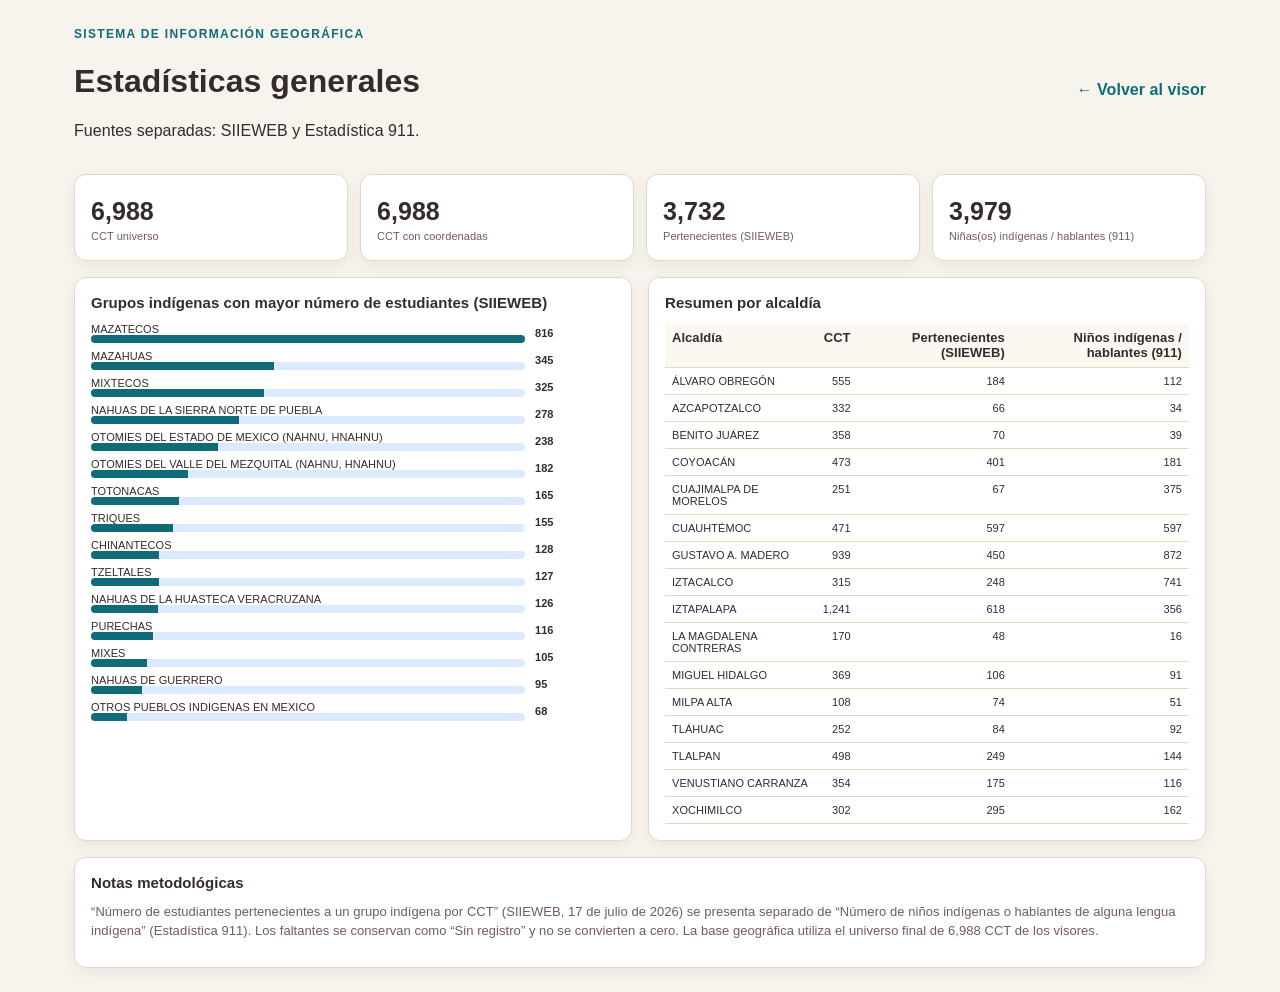
<file: estadisticas.html>
<!doctype html><html lang="es"><head><meta charset="utf-8"><meta name="viewport" content="width=device-width, initial-scale=1"><title>Estadísticas — población indígena en planteles</title><link rel="stylesheet" href="style.css?v=20261006-2"><style>
body{height:auto}.stats-wrap{max-width:1180px;margin:0 auto;padding:24px}.stats-head{display:flex;justify-content:space-between;align-items:center;gap:20px;margin-bottom:18px}.stats-head a{text-decoration:none;color:#0f6b78;font-weight:800}.stats-kpis{display:grid;grid-template-columns:repeat(4,1fr);gap:12px}.stats-kpis .card,.stats-card{background:var(--panel);border:1px solid var(--border);border-radius:12px;padding:16px;box-shadow:0 5px 15px rgba(15,23,42,.06)}.stats-kpis strong{font-size:25px;display:block;color:var(--accent2)}.stats-kpis span{font-size:11px;color:var(--muted)}.stats-grid{display:grid;grid-template-columns:1fr 1fr;gap:16px;margin-top:16px}.stats-card h2{font-size:15px;margin:0 0 12px}.bar-row{display:grid;grid-template-columns:1fr 80px;gap:10px;align-items:center;margin:7px 0;font-size:11px}.bar{height:8px;background:#dbeafe;border-radius:999px;overflow:hidden}.bar i{display:block;height:100%;background:#0f6b78}.table-wrap{overflow:auto}.stats-table{width:100%;border-collapse:collapse;font-size:11px}.stats-table th,.stats-table td{padding:7px;border-bottom:1px solid var(--border);text-align:right}.stats-table th:first-child,.stats-table td:first-child{text-align:left}@media(max-width:800px){.stats-kpis{grid-template-columns:1fr 1fr}.stats-grid{grid-template-columns:1fr}}
</style></head><body><div class="stats-wrap"><div class="stats-head"><div><span class="eyebrow" style="color:#0f6b78">Sistema de información geográfica</span><h1>Estadísticas generales</h1><p>Fuentes separadas: SIIEWEB y Estadística 911.</p></div><a href="index.html">← Volver al visor</a></div><div id="statsKpis" class="stats-kpis"></div><div class="stats-grid"><section class="stats-card"><h2>Grupos indígenas con mayor número de estudiantes (SIIEWEB)</h2><div id="topGroups"></div></section><section class="stats-card"><h2>Resumen por alcaldía</h2><div class="table-wrap"><table class="stats-table"><thead><tr><th>Alcaldía</th><th>CCT</th><th>Pertenecientes (SIIEWEB)</th><th>Niños indígenas / hablantes (911)</th></tr></thead><tbody id="alcTable"></tbody></table></div></section></div><section class="stats-card" style="margin-top:16px"><h2>Notas metodológicas</h2><p class="hint">“Número de estudiantes pertenecientes a un grupo indígena por CCT” (SIIEWEB, 17 de julio de 2026) se presenta separado de “Número de niños indígenas o hablantes de alguna lengua indígena” (Estadística 911). Los faltantes se conservan como “Sin registro” y no se convierten a cero. La base geográfica utiliza el universo final de 6,988 CCT de los visores.</p></section></div><script src="estadisticas.js?v=20261006-2"></script></body></html>
</file>
<file: style.css>
:root {
    --bg: #f7f4ed;
  --panel: #ffffff;
  --panel-soft: #fbf8f1;
  --text: #352a2c;
  --muted: #725b61;
  --border: #e5d8c3;
  --primary: #691c32;
  --primary-dark: #4e1728;
  --accent: #a57f2c;
  --shadow: 0 10px 28px rgba(68, 30, 37, .13);
}

body.dark-mode {
    --bg: #21191d;
  --panel: #2c2025;
  --panel-soft: #38272f;
  --text: #f9f2e8;
  --muted: #d8bfb6;
  --border: #67434c;
  --primary: #e6d194;
  --primary-dark: #c6aa62;
  --accent: #d2a960;
  --shadow: 0 12px 32px rgba(0, 0, 0, .38);
}

* { box-sizing: border-box; }

html, body { height: 100%; }

body {
  margin: 0;
  color: var(--text);
  background: var(--bg);
  font-family: Inter, "Segoe UI", Roboto, Arial, sans-serif;
  font-size: 16px;
  letter-spacing: .003em;
}

.topbar {
  min-height: 94px;
  padding: 15px 24px;
  display: flex;
  align-items: center;
  justify-content: space-between;
  gap: 24px;
  position: relative;
  z-index: 1000;
  background: linear-gradient(135deg, var(--panel), var(--panel-soft));
  border-bottom: 1px solid var(--border);
  box-shadow: 0 2px 12px rgba(15, 53, 84, .07);
}

.brand-block { display: flex; flex-direction: column; min-width: 0; }
.eyebrow, .panel-kicker { color: var(--muted); font-size: 12px; font-weight: 800; letter-spacing: .11em; text-transform: uppercase; }
.topbar h1 { margin: 2px 0 0; color: var(--primary); font-size: 23px; line-height: 1.2; letter-spacing: -.015em; }
.topbar p { margin: 6px 0 0; color: var(--muted); font-size: 14px; line-height: 1.4; }
.topbar a, .stats-header a {
  display: inline-flex;
  align-items: center;
  min-height: 40px;
  padding: 0 14px;
  color: var(--primary);
  background: var(--panel);
  border: 1px solid var(--border);
  border-radius: 9px;
  font-size: 14px;
  font-weight: 750;
  text-decoration: none;
}

.layout { height: calc(100vh - 94px); display: grid; grid-template-columns: 360px 1fr; transition: grid-template-columns .2s ease; }
.layout.sidebar-collapsed { grid-template-columns: 0 1fr; }
.sidebar { overflow: auto; background: var(--panel-soft); border-right: 1px solid var(--border); z-index: 900; transition: transform .2s ease; }
.layout.sidebar-collapsed .sidebar { padding: 0; overflow: hidden; border-right: 0; transform: translateX(-100%); }

.sidebar-head { min-height: 62px; padding: 12px 14px; display: flex; align-items: center; justify-content: space-between; border-bottom: 1px solid var(--border); background: var(--panel); }
.sidebar-head strong { display: block; margin-top: 3px; color: var(--primary); font-size: 15px; }

button {
  border: 0;
  border-radius: 8px;
  padding: 9px 12px;
  color: #ffffff;
  background: var(--primary);
  font: inherit;
  font-size: 14px;
  font-weight: 750;
  cursor: pointer;
  transition: background .16s, border-color .16s, transform .16s, box-shadow .16s;
}
button:hover { background: var(--primary-dark); transform: translateY(-1px); }
button.secondary, .secondary-action { color: var(--text); background: var(--panel-soft); border: 1px solid var(--border); }
button.secondary:hover, .secondary-action:hover { color: var(--text); background: var(--bg); }
.icon-button { width: 34px; height: 34px; padding: 0; color: var(--primary); background: var(--bg); font-size: 22px; }
.hidden { display: none !important; }

.panel { margin: 10px; padding: 14px; background: var(--panel); border: 1px solid var(--border); border-radius: 12px; box-shadow: 0 1px 3px rgba(15, 53, 84, .04); }
.panel h2 { margin: 0 0 12px; color: var(--primary); font-size: 16px; }
.panel.compact { margin-bottom: 18px; }
.hint { margin: 0 0 10px; color: var(--muted); font-size: 13px; line-height: 1.45; }

label { display: block; margin: 11px 0 5px; color: var(--text); font-size: 14px; font-weight: 700; }
select, input {
  width: 100%;
  min-height: 40px;
  padding: 9px 10px;
  color: var(--text);
  background: var(--panel-soft);
  border: 1px solid var(--border);
  border-radius: 8px;
  font: inherit;
  font-size: 14px;
}
input:focus, select:focus { outline: none; border-color: var(--primary); box-shadow: 0 0 0 3px rgba(37, 99, 235, .13); background: var(--panel); }
.buttons { display: flex; gap: 8px; margin-top: 12px; }
.buttons.single-action { display: block; }
.buttons.single-action button { width: 100%; }

.inline-check { display: flex; align-items: flex-start; gap: 9px; margin: 8px 0; font-size: 14px; font-weight: 550; line-height: 1.35; }
.inline-check input { width: auto; min-height: 0; margin: 2px 0 0; flex: 0 0 auto; }
.inline-check span { min-width: 0; }
.inline-check em { display: block; margin-top: 2px; color: var(--muted); font-size: 12px; font-style: normal; font-weight: 500; }

.collapse-title { width: 100%; display: flex; align-items: center; justify-content: space-between; padding: 10px 12px; color: var(--primary); background: var(--panel-soft); border: 1px solid var(--border); }
.collapse-title:hover { color: var(--primary); background: var(--bg); }
.collapsible-body { padding-top: 12px; }

.section-actions { display: grid; grid-template-columns: 1fr 1fr; gap: 7px; margin: 9px 0; }
.compact-action { padding: 8px; font-size: 12px; }
.selection-counter { margin: 7px 0; padding: 8px 9px; color: var(--muted); background: var(--panel-soft); border: 1px solid var(--border); border-radius: 7px; font-size: 12px; }
.selection-counter strong { color: var(--primary); font-size: 15px; }

.program-checklist { max-height: 440px; overflow: auto; background: var(--panel-soft); border: 1px solid var(--border); border-radius: 9px; }
.program-group, .territory-group { border-bottom: 1px solid var(--border); }
.program-group:last-child, .territory-group:last-child { border-bottom: 0; }
.program-group summary, .territory-group summary { display: flex; justify-content: space-between; gap: 8px; padding: 10px; color: var(--primary); background: var(--panel-soft); cursor: pointer; font-size: 13px; font-weight: 800; }
.program-group summary small, .territory-group summary small { flex: 0 0 auto; color: var(--muted); font-size: 12px; font-weight: 600; }
.program-group > div { padding: 4px 7px; }
.program-option { margin: 0; padding: 7px 5px; border-bottom: 1px solid var(--border); font-weight: 550; }
.program-option:last-child { border-bottom: 0; }
.theme-checklist { display: grid; gap: 3px; }
.theme-checklist .inline-check { margin: 0; padding: 7px; border-radius: 7px; }
.theme-checklist .inline-check:hover, .territory-option:hover { background: var(--panel-soft); }

#territoryFilters { overflow: hidden; border: 1px solid var(--border); border-radius: 9px; }
.territory-group-body { padding: 9px; }
.territory-search { min-height: 36px; }
.territory-clear { width: 100%; margin: 7px 0; padding: 7px 9px; font-size: 12px; }
.territory-checklist { max-height: 285px; overflow: auto; border-top: 1px solid var(--border); }
.territory-option { margin: 0; padding: 7px 4px; border-bottom: 1px solid var(--border); font-weight: 550; }
.territory-option:last-child { border-bottom: 0; }
.territory-single-group { padding: 10px; border-top: 1px solid var(--border); }
.territory-single-group:first-child { border-top: 0; }
.territory-single-group label { margin: 0 0 6px; }
.territory-single { width: 100%; }
.territory-layer-group { padding: 8px 10px; border-top: 1px solid var(--border); }
.territory-layer-option { margin: 0; padding: 4px 0; }
.hidden-by-search { display: none !important; }

.cross-summary { margin: 0 0 10px; padding: 9px; color: var(--text); background: var(--panel-soft); border-left: 3px solid var(--primary); border-radius: 6px; font-size: 13px; line-height: 1.4; }
.kpis { display: grid; grid-template-columns: repeat(2, 1fr); gap: 8px; }
.kpis div { padding: 9px 7px; text-align: center; background: var(--panel-soft); border: 1px solid var(--border); border-radius: 10px; }
.kpis strong { display: block; color: var(--primary); font-size: 22px; }
.kpis span { color: var(--muted); font-size: 12px; line-height: 1.25; }

.maparea { position: relative; min-width: 0; overflow: hidden; background: #dfe8ef; }
#map { width: 100%; height: 100%; }
.maparea:fullscreen { width: 100vw; height: 100vh; }
.maparea:fullscreen #map { width: 100%; height: 100%; }
.map-actions { position: absolute; top: 14px; right: 14px; z-index: 1000; display: flex; gap: 8px; }
.map-actions button { width: 42px; height: 42px; padding: 0; color: var(--primary); background: var(--panel); border: 1px solid var(--border); box-shadow: var(--shadow); font-size: 20px; }
.map-actions button:hover { background: var(--panel-soft); }

.leaflet-left .leaflet-control { margin-left: 14px; }
.leaflet-top .leaflet-control { margin-top: 14px; }
.leaflet-control-zoom { overflow: hidden; border: 1px solid var(--border) !important; border-radius: 10px !important; box-shadow: var(--shadow) !important; }
.leaflet-control-zoom a { color: var(--primary) !important; background: var(--panel) !important; }
.leaflet-control-zoom a:hover { background: var(--panel-soft) !important; }
.leaflet-control-attribution { color: #334155; background: rgba(255, 255, 255, .82) !important; }
.dark-mode .leaflet-tile-pane { filter: brightness(.62) contrast(1.3) saturate(.55) hue-rotate(180deg) invert(1); }
.dark-mode .leaflet-popup-content-wrapper, .dark-mode .leaflet-popup-tip { color: var(--text); background: var(--panel); }

.map-status { position: absolute; top: 18px; left: 50%; z-index: 1000; transform: translateX(-50%); padding: 10px 14px; color: var(--primary); background: color-mix(in srgb, var(--panel) 96%, transparent); border: 1px solid var(--border); border-radius: 9px; box-shadow: var(--shadow); font-size: 13px; font-weight: 750; }
.map-status.error { color: #991b1b; background: #fff7f7; border-color: #fecaca; }
.show-sidebar { position: absolute; top: 108px; left: 12px; z-index: 1050; color: var(--primary); background: var(--panel); border: 1px solid var(--border); box-shadow: var(--shadow); }

.legend { position: absolute; bottom: 18px; left: 14px; z-index: 800; min-width: 210px; max-width: 340px; padding: 10px; color: var(--text); background: var(--panel); border: 1px solid var(--border); border-radius: 10px; box-shadow: var(--shadow); font-size: 13px; }
.legend-head { display: flex; align-items: center; justify-content: space-between; gap: 10px; margin-bottom: 8px; }
.legend button { width: 26px; height: 26px; padding: 0; border-radius: 6px; }
.legend-subtitle { margin: 9px 0 5px; padding-top: 8px; border-top: 1px solid var(--border); color: var(--primary); font-weight: 800; }
.legend-body-truncated { max-height: 250px; overflow: auto; }
.imv-popup strong { display: block; margin-bottom: 8px; color: var(--primary); }
.imv-popup dl { display: grid; grid-template-columns: auto 1fr; gap: 4px 10px; margin: 0; }
.imv-popup dt { color: var(--muted); font-weight: 700; }
.imv-popup dd { margin: 0; font-weight: 700; }
.swatch { display: inline-block; width: 12px; height: 12px; margin-right: 7px; border: 1px solid rgba(0, 0, 0, .18); border-radius: 50%; }
.summary-marker { display: flex; align-items: center; justify-content: center; color: #ffffff; background: rgba(23, 74, 114, .9); border: 2px solid #ffffff; border-radius: 50%; box-shadow: 0 3px 10px rgba(15, 23, 42, .3); font-size: 14px; font-weight: 800; cursor: pointer; }
.leaflet-school-pane canvas { cursor: pointer; }

.detail-panel { position: absolute; top: 72px; right: 16px; z-index: 1150; width: 390px; max-width: calc(100% - 32px); max-height: calc(100% - 88px); overflow: auto; padding: 16px; color: var(--text); background: var(--panel); border: 1px solid var(--border); border-radius: 14px; box-shadow: var(--shadow); opacity: 0; visibility: hidden; pointer-events: none; transform: translateX(440px); transition: transform .22s ease, opacity .16s ease, visibility 0s linear .22s; }
.detail-panel.open { opacity: 1; visibility: visible; pointer-events: auto; transform: translateX(0); transition-delay: 0s; }
.detail-panel .close { position: absolute; top: 10px; right: 10px; width: 32px; height: 32px; padding: 0; color: var(--text); background: var(--panel-soft); border: 1px solid var(--border); }
.detail-panel h2 { margin: 4px 40px 13px 0; color: var(--primary); font-size: 18px; line-height: 1.25; }
.detail-content dl { display: grid; grid-template-columns: 125px 1fr; gap: 8px 10px; margin: 0 0 14px; font-size: 14px; }
.detail-content dt { color: var(--text); font-weight: 750; }
.detail-content dd { margin: 0; color: var(--text); overflow-wrap: anywhere; }
.detail-content h3 { margin: 0 0 7px; color: var(--primary); font-size: 15px; }
.detail-content p { margin: 0 0 8px; color: var(--muted); font-size: 13px; line-height: 1.45; }
.detail-tabs { display: flex; flex-wrap: wrap; gap: 6px; margin-bottom: 12px; }
.tab-btn { padding: 8px 10px; color: var(--text); background: var(--panel-soft); border: 1px solid var(--border); font-size: 13px; }
.tab-btn.active { color: #ffffff; background: var(--primary); }
.tab-pane { display: none; }
.tab-pane.active { display: block; }

.popup-title { margin-bottom: 5px; color: var(--primary); font-size: 15px; font-weight: 800; }
.popup-meta { color: var(--text); font-size: 13px; line-height: 1.45; }
.school-popup { width: min(390px, calc(100vw - 90px)); max-width: 100%; }
.popup-control { margin: 9px 0; }
.popup-control > strong, .popup-program-section > strong, .popup-flags > strong { display: block; margin-bottom: 6px; color: var(--primary); font-size: 12px; }
.popup-choice-list { display: flex; flex-wrap: wrap; gap: 6px; }
.popup-choice {
  min-height: 32px;
  padding: 6px 9px;
  color: var(--primary);
  background: #ffffff;
  border: 1px solid var(--border);
  box-shadow: none;
  font-size: 12px;
}
.popup-choice:hover { color: var(--primary); background: #f4f8fb; }
.popup-choice.active, .popup-choice.active:hover { color: #ffffff; background: var(--primary); border-color: var(--primary); }
.popup-meta-grid { display: grid; grid-template-columns: minmax(84px, 112px) minmax(0, 1fr); gap: 5px 9px; margin: 9px 0; font-size: 12px; line-height: 1.35; }
.popup-meta-grid dt { color: var(--muted); font-weight: 750; }
.popup-meta-grid dd { min-width: 0; margin: 0; color: var(--text); overflow-wrap: anywhere; }
.popup-program-section { margin-top: 10px; padding-top: 9px; border-top: 1px solid var(--border); }
.popup-program-list { max-height: 170px; overflow-y: auto; padding-right: 3px; }
.popup-program-list > p { margin: 5px 0; color: var(--muted); font-size: 12px; }
.popup-program { width: 100%; margin-bottom: 5px; padding: 8px 9px; text-align: left; color: var(--text); background: var(--panel-soft); border: 1px solid var(--border); box-shadow: none; font-size: 12px; line-height: 1.3; }
.popup-program:hover { color: var(--primary); background: var(--bg); }
.popup-program span, .popup-program small { display: block; overflow-wrap: anywhere; }
.popup-program small { margin-top: 3px; color: var(--muted); font-size: 10px; font-weight: 600; }
.popup-open-detail { width: 100%; margin-top: 8px; padding: 8px 10px; font-size: 12px; }
.popup-flags { margin-top: 8px; }
.mini-tag { display: inline-block; margin: 0 4px 4px 0; padding: 4px 7px; border-radius: 999px; font-size: 11px; font-weight: 750; }
.mini-tag.blue { color: #1d4ed8; background: #dbeafe; }
.mini-tag.teal { color: #115e59; background: #ccfbf1; }
.indicator-mini { margin-top: 9px; padding-top: 8px; border-top: 1px solid var(--border); font-size: 12px; }
.indicator-mini > strong { display: block; margin-bottom: 5px; color: var(--primary); }
.indicator-mini div { display: flex; justify-content: space-between; gap: 12px; margin: 3px 0; }
.indicator-mini b { color: var(--text); }

.info-card, .indicator-card { margin: 9px 0; padding: 11px; background: var(--panel-soft); border: 1px solid var(--border); border-radius: 10px; box-shadow: 0 1px 2px rgba(15, 53, 84, .035); }
.blue-card { border-left: 4px solid #2563eb; }
.improvement-card { border-left: 4px solid var(--accent); }
.program-parent { margin-bottom: 4px; color: var(--muted); font-size: 11px; font-weight: 800; letter-spacing: .07em; text-transform: uppercase; }
.program-detail-record + .program-detail-record { margin-top: 10px; padding-top: 10px; border-top: 1px solid var(--border); }
.program-detail-record h4 { margin: 0 0 7px; color: var(--primary); font-size: 13px; }
.program-detail-record dl { margin-bottom: 0; }
.muted-box { padding: 10px; color: var(--muted); background: var(--panel-soft); border: 1px solid var(--border); border-radius: 8px; }
.map-link { display: inline-block; color: var(--primary); font-size: 13px; font-weight: 750; }
.indicator-card h3 { margin-bottom: 3px; }
.indicator-grid { display: grid; grid-template-columns: 1fr 1fr; gap: 7px; margin-top: 9px; }
.indicator-grid div { padding: 8px; background: var(--panel); border: 1px solid var(--border); border-radius: 8px; }
.indicator-grid span { display: block; color: var(--muted); font-size: 12px; line-height: 1.3; }
.indicator-grid strong { display: block; margin-top: 4px; color: var(--primary); font-size: 14px; }

.socio-content { padding-top: 8px; border-top: 1px solid var(--border); }
.socio-content h3 { margin: 0 0 5px; color: var(--primary); font-size: 15px; }
.socio-content p { margin: 0 0 9px; color: var(--muted); font-size: 12px; line-height: 1.45; }
.socio-highlight { margin: 10px 0; padding: 10px; background: var(--panel-soft); border: 1px solid var(--border); border-radius: 8px; }
.socio-highlight span, .socio-grid span { display: block; color: var(--muted); font-size: 12px; line-height: 1.35; }
.socio-highlight strong { display: block; margin-top: 4px; color: var(--primary); font-size: 17px; }
.socio-grid { display: grid; grid-template-columns: 1fr 1fr; gap: 7px; margin-bottom: 10px; }
.socio-grid > div { padding: 8px; background: var(--panel-soft); border: 1px solid var(--border); border-radius: 8px; }
.socio-grid strong { display: block; margin-top: 4px; color: var(--text); font-size: 13px; }

.stats-page { min-height: 100vh; padding: 18px; }
.stats-container { max-width: 1240px; margin: 0 auto; }
.stats-header, .stats-filter-panel, .card, .table-panel { background: var(--panel); border: 1px solid var(--border); border-radius: 14px; box-shadow: 0 3px 12px rgba(15, 53, 84, .055); }
.stats-header { margin-bottom: 16px; padding: 18px; display: flex; align-items: center; justify-content: space-between; gap: 14px; }
.stats-header h1 { margin: 0; color: var(--primary); font-size: 23px; }
.stats-header p { margin: 6px 0 0; color: var(--muted); font-size: 14px; }
.stats-filter-panel { margin: 16px 0; padding: 14px; }
.stats-filter-panel h2, .table-panel h2 { margin: 0 0 12px; color: var(--primary); font-size: 17px; }
.stats-filter-grid { display: grid; grid-template-columns: repeat(4, minmax(160px, 1fr)); gap: 12px; }
.stats-filter-grid label { margin-top: 0; }
.stats-actions { display: flex; align-items: end; }
.stats-actions button { width: 100%; min-height: 40px; }
.stats-context { margin: 0 0 12px; color: var(--muted); font-size: 14px; }
.cards { display: grid; grid-template-columns: repeat(4, 1fr); gap: 12px; margin-bottom: 16px; }
.card { padding: 16px; }
.card span { color: var(--muted); font-size: 13px; }
.card strong { display: block; margin-top: 6px; color: var(--primary); font-size: 30px; }
.grid-two { display: grid; grid-template-columns: 1fr 1fr; gap: 16px; }
.table-panel { margin-bottom: 16px; padding: 16px; overflow: auto; }
table { width: 100%; border-collapse: collapse; font-size: 14px; }
th, td { padding: 9px 8px; text-align: left; border-bottom: 1px solid var(--border); vertical-align: top; }
th { color: var(--text); background: var(--panel-soft); font-size: 13px; }
.bar { min-width: 80px; height: 10px; overflow: hidden; background: var(--bg); border-radius: 999px; }
.bar span { display: block; height: 100%; background: var(--primary); }
.empty-row { padding: 18px !important; color: var(--muted); text-align: center; }

@media (max-width: 960px) {
  .topbar { align-items: flex-start; flex-direction: column; gap: 12px; }
  .topbar nav, .topbar nav a { width: 100%; justify-content: center; }
  .layout, .layout.sidebar-collapsed { height: auto; grid-template-columns: 1fr; }
  .layout.sidebar-collapsed .sidebar { display: none; }
  .sidebar { max-height: none; border-right: 0; border-bottom: 1px solid var(--border); }
  .maparea { height: 72vh; min-height: 540px; }
  .show-sidebar { top: 108px; }
  .detail-panel { top: auto; right: 12px; bottom: 12px; left: 12px; width: auto; max-width: none; max-height: 60%; transform: translateY(115%); }
  .detail-panel.open { transform: translateY(0); }
  .cards, .grid-two { grid-template-columns: 1fr 1fr; }
  .stats-filter-grid { grid-template-columns: 1fr 1fr; }
}

@media (max-width: 620px) {
  .topbar { padding: 12px 14px; }
  .topbar h1 { font-size: 20px; }
  .map-actions { top: 10px; right: 10px; }
  .leaflet-left .leaflet-control { margin-left: 10px; }
  .leaflet-top .leaflet-control { margin-top: 10px; }
  .legend { right: 10px; bottom: 10px; left: 10px; min-width: 0; }
  .section-actions, .indicator-grid, .cards, .grid-two, .stats-filter-grid { grid-template-columns: 1fr; }
  .program-checklist { max-height: 330px; }
  .detail-content dl { grid-template-columns: 1fr; gap: 3px; }
  .detail-content dd { margin-bottom: 7px; }
}


/* Compatibilidad del visor de población indígena sobre el diseño de Programas */
.layout.sidebar-hidden { grid-template-columns: 0 1fr; }
.layout.sidebar-hidden .sidebar { padding: 0; overflow: hidden; border-right: 0; transform: translateX(-100%); }
.leaflet-school-pane canvas { cursor: pointer; }

/* Selector de rangos: controles propios del visor, con la misma estética institucional */
.panel-title-row { display: flex; align-items: flex-start; justify-content: space-between; gap: 10px; }
.panel-title-row h2 { margin-bottom: 0; }
.text-button { padding: 4px 7px; color: var(--primary); background: var(--panel-soft); border: 1px solid var(--border); font-size: 11px; }
.text-button:hover { color: var(--primary); background: var(--bg); }
.range-hint { margin-top: 9px; }
.range-selector { display: grid; gap: 5px; }
.range-option {
  width: 100%; display: grid; grid-template-columns: 17px 14px minmax(0,1fr); align-items: center; gap: 8px;
  padding: 8px 9px; text-align: left; color: var(--text); background: var(--panel-soft);
  border: 1px solid var(--border); border-radius: 8px; box-shadow: none; font-size: 12px; font-weight: 650;
}
.range-option:hover { color: var(--text); background: var(--bg); transform: none; }
.range-option.active { color: var(--text); background: var(--panel); border-color: var(--primary); box-shadow: inset 3px 0 0 var(--primary); }
.range-check { width: 16px; height: 16px; display: flex; align-items: center; justify-content: center; color: #fff; background: var(--panel); border: 1px solid var(--border); border-radius: 4px; font-size: 10px; }
.range-option.active .range-check { background: var(--primary); border-color: var(--primary); }

/* Leyenda explicativa */
.legend-row { display: flex; align-items: center; gap: 8px; margin: 6px 0; }
.legend-dot { display: inline-block; width: 12px; height: 12px; flex: 0 0 auto; border: 1px solid rgba(0,0,0,.24); border-radius: 50%; }
.legend-help, .legend-scale-note { color: var(--muted); font-size: 11px; line-height: 1.4; }
.legend-scale-note { margin-top: 8px; padding-top: 7px; border-top: 1px solid var(--border); }

/* Ficha y popup del indicador */
.school-popup h3 { margin: 0 0 7px; color: var(--primary); font-size: 15px; line-height: 1.3; }
.school-popup h3 small { color: var(--muted); font-size: 11px; font-weight: 650; }
.popup-metric { margin-top: 9px; padding: 9px 10px; background: var(--panel-soft); border: 1px solid var(--border); border-radius: 8px; font-size: 12px; }
.popup-metric span { color: var(--muted); }
.popup-metric strong { display: inline-block; margin-top: 3px; color: var(--primary); font-size: 20px; }
.popup-open { width: 100%; margin-top: 8px; padding: 8px 10px; font-size: 12px; }
.info-card { margin: 9px 0; padding: 11px; background: var(--panel-soft); border: 1px solid var(--border); border-radius: 10px; }
.info-card h3 { margin: 0 0 9px; color: var(--primary); font-size: 14px; }
.detail-grid { display: grid; grid-template-columns: 1fr 1fr; gap: 7px; }
.detail-grid > div { min-width: 0; padding: 8px; background: var(--panel); border: 1px solid var(--border); border-radius: 7px; }
.detail-grid span { display: block; color: var(--muted); font-size: 10px; font-weight: 700; letter-spacing: .04em; text-transform: uppercase; }
.detail-grid strong { display: block; margin-top: 3px; color: var(--text); font-size: 12px; overflow-wrap: anywhere; }
.group-list { display: flex; flex-wrap: wrap; gap: 6px; }
.group-tag { display: inline-block; padding: 5px 7px; color: var(--primary); background: var(--panel); border: 1px solid var(--border); border-radius: 999px; font-size: 11px; font-weight: 750; }
.source-note, .summary-note, .methodology p { color: var(--muted); font-size: 11px; line-height: 1.45; }
.cct-chooser { display: flex; flex-wrap: wrap; gap: 6px; margin-bottom: 10px; }
.cct-chooser button { padding: 7px 9px; color: var(--primary); background: var(--panel-soft); border: 1px solid var(--border); font-size: 12px; }
.cct-chooser button.active { color: #fff; background: var(--primary); border-color: var(--primary); }

@media (max-width: 960px) {
  .layout.sidebar-hidden { grid-template-columns: 1fr; }
  .layout.sidebar-hidden .sidebar { display: none; }
}
@media (max-width: 620px) { .detail-grid { grid-template-columns: 1fr; } }

/* Compact CCT navigation within the existing ficha; one CCT at a time. */
.cct-navigation { margin: 2px 0 12px; padding: 9px; border: 1px solid var(--border); border-radius: 10px; background: var(--panel-soft); }
.cct-navigation-title { display: flex; justify-content: space-between; gap: 8px; margin-bottom: 7px; color: var(--muted); font-size: 12px; font-weight: 750; }
.cct-navigation-controls { display: grid; grid-template-columns: 34px minmax(0,1fr) 34px; gap: 7px; align-items: center; }
.cct-navigation-controls button { height: 34px; padding: 0; font-size: 19px; }
.cct-navigation-controls button:disabled { opacity: .35; cursor: default; transform: none; }
.cct-navigation-controls select { min-width: 0; width: 100%; height: 34px; font-size: 12px; }

/* Interruptor de visualización de planteles */
.plantel-visibility input[type="checkbox"] { width: 16px; height: 16px; padding: 0; accent-color: var(--primary); }
</file>
